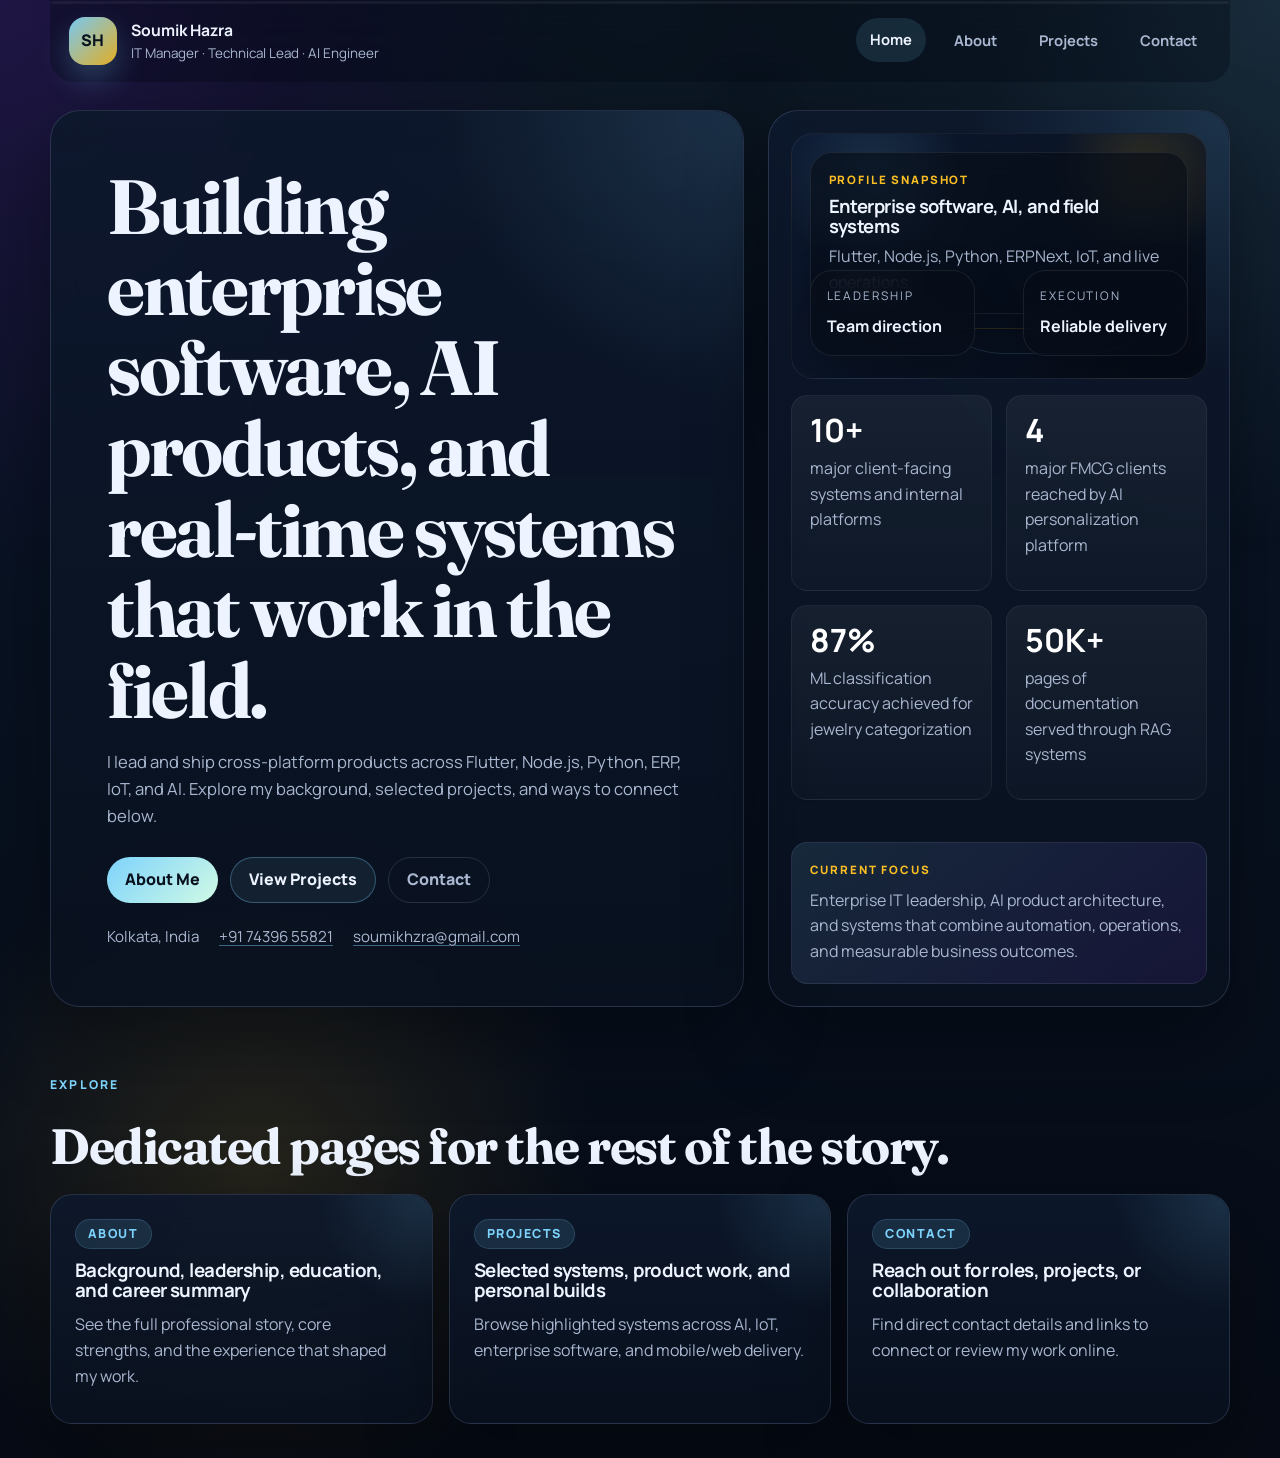
<file: index.html>
<!DOCTYPE html>
<html lang="en">
<head>
  <meta charset="UTF-8" />
  <meta name="viewport" content="width=device-width, initial-scale=1.0" />
  <meta name="description" content="Soumik Hazra portfolio - IT Manager, Technical Lead, Full-Stack and AI Engineer building ERP, IoT, mobile, and AI systems." />
  <meta name="keywords" content="Soumik Hazra, portfolio, IT Manager, Technical Lead, Flutter, Node.js, AI, IoT, ERP, Kolkata" />
  <meta name="author" content="Soumik Hazra" />
  <meta property="og:title" content="Soumik Hazra | Portfolio" />
  <meta property="og:description" content="Portfolio of an IT Manager, Technical Lead, and Full-Stack & AI Engineer." />
  <meta property="og:type" content="website" />
  <title>Soumik Hazra | Portfolio</title>
  <link rel="preconnect" href="https://fonts.googleapis.com" />
  <link rel="preconnect" href="https://fonts.gstatic.com" crossorigin />
  <link href="https://fonts.googleapis.com/css2?family=Manrope:wght@400;500;600;700;800&family=Fraunces:opsz,wght@9..144,600;9..144,700&display=swap" rel="stylesheet" />
  <link rel="stylesheet" href="styles.css" />
  <script defer src="script.js"></script>
</head>
<body>
  <div class="page-shell">
    <header class="topbar">
      <div class="scroll-progress" aria-hidden="true"><span></span></div>
      <a class="brand" href="index.html" aria-label="Soumik Hazra home">
        <span class="brand-mark">SH</span>
        <span class="brand-copy">
          <strong>Soumik Hazra</strong>
          <small>IT Manager · Technical Lead · AI Engineer</small>
        </span>
      </a>
      <nav class="nav" aria-label="Primary">
        <a class="active" href="index.html">Home</a>
        <a href="about.html">About</a>
        <a href="projects.html">Projects</a>
        <a href="contact.html">Contact</a>
      </nav>
    </header>

    <main>
      <section class="hero section reveal">
        <div class="hero-copy">
          <!-- <p class="eyebrow">Portfolio / Full-stack systems / AI / IoT</p> -->
          <h1>Building enterprise software, AI products, and real-time systems that work in the field.</h1>
          <p class="lede">
            I lead and ship cross-platform products across Flutter, Node.js, Python, ERP, IoT, and AI.
            Explore my background, selected projects, and ways to connect below.
          </p>
          <div class="hero-actions">
            <a class="button primary" href="about.html">About Me</a>
            <a class="button secondary" href="projects.html">View Projects</a>
            <a class="button ghost" href="contact.html">Contact</a>
          </div>
          <div class="hero-meta">
            <span>Kolkata, India</span>
            <span><a href="tel:+917439655821">+91 74396 55821</a></span>
            <span><a href="mailto:soumikhzra@gmail.com">soumikhzra@gmail.com</a></span>
          </div>
        </div>

        <aside class="hero-panel">
          <div class="hero-visual">
            <div class="hero-orbit hero-orbit-a"></div>
            <div class="hero-orbit hero-orbit-b"></div>
            <div class="profile-card">
              <p class="panel-kicker">Profile snapshot</p>
              <h3>Enterprise software, AI, and field systems</h3>
              <p>Flutter, Node.js, Python, ERPNext, IoT, and live operations.</p>
            </div>
            <div class="stack-card stack-card-top">
              <span>Leadership</span>
              <strong>Team direction</strong>
            </div>
            <div class="stack-card stack-card-bottom">
              <span>Execution</span>
              <strong>Reliable delivery</strong>
            </div>
          </div>
          <div class="stat-grid">
            <article>
              <strong>10+</strong>
              <span>major client-facing systems and internal platforms</span>
            </article>
            <article>
              <strong>4</strong>
              <span>major FMCG clients reached by AI personalization platform</span>
            </article>
            <article>
              <strong>87%</strong>
              <span>ML classification accuracy achieved for jewelry categorization</span>
            </article>
            <article>
              <strong>50K+</strong>
              <span>pages of documentation served through RAG systems</span>
            </article>
          </div>
          <div class="panel-note">
            <p class="panel-kicker">Current focus</p>
            <p>Enterprise IT leadership, AI product architecture, and systems that combine automation, operations, and measurable business outcomes.</p>
          </div>
        </aside>
      </section>

      <section class="section reveal section-slab">
        <div class="section-heading">
          <p class="eyebrow">Explore</p>
          <h2>Dedicated pages for the rest of the story.</h2>
        </div>
        <div class="cards three-up">
          <a class="card route-card" href="about.html">
            <span class="route-label">About</span>
            <h3>Background, leadership, education, and career summary</h3>
            <p>See the full professional story, core strengths, and the experience that shaped my work.</p>
          </a>
          <a class="card route-card" href="projects.html">
            <span class="route-label">Projects</span>
            <h3>Selected systems, product work, and personal builds</h3>
            <p>Browse highlighted systems across AI, IoT, enterprise software, and mobile/web delivery.</p>
          </a>
          <a class="card route-card" href="contact.html">
            <span class="route-label">Contact</span>
            <h3>Reach out for roles, projects, or collaboration</h3>
            <p>Find direct contact details and links to connect or review my work online.</p>
          </a>
        </div>
      </section>
    </main>
  </div>
</body>
</html>
</file>
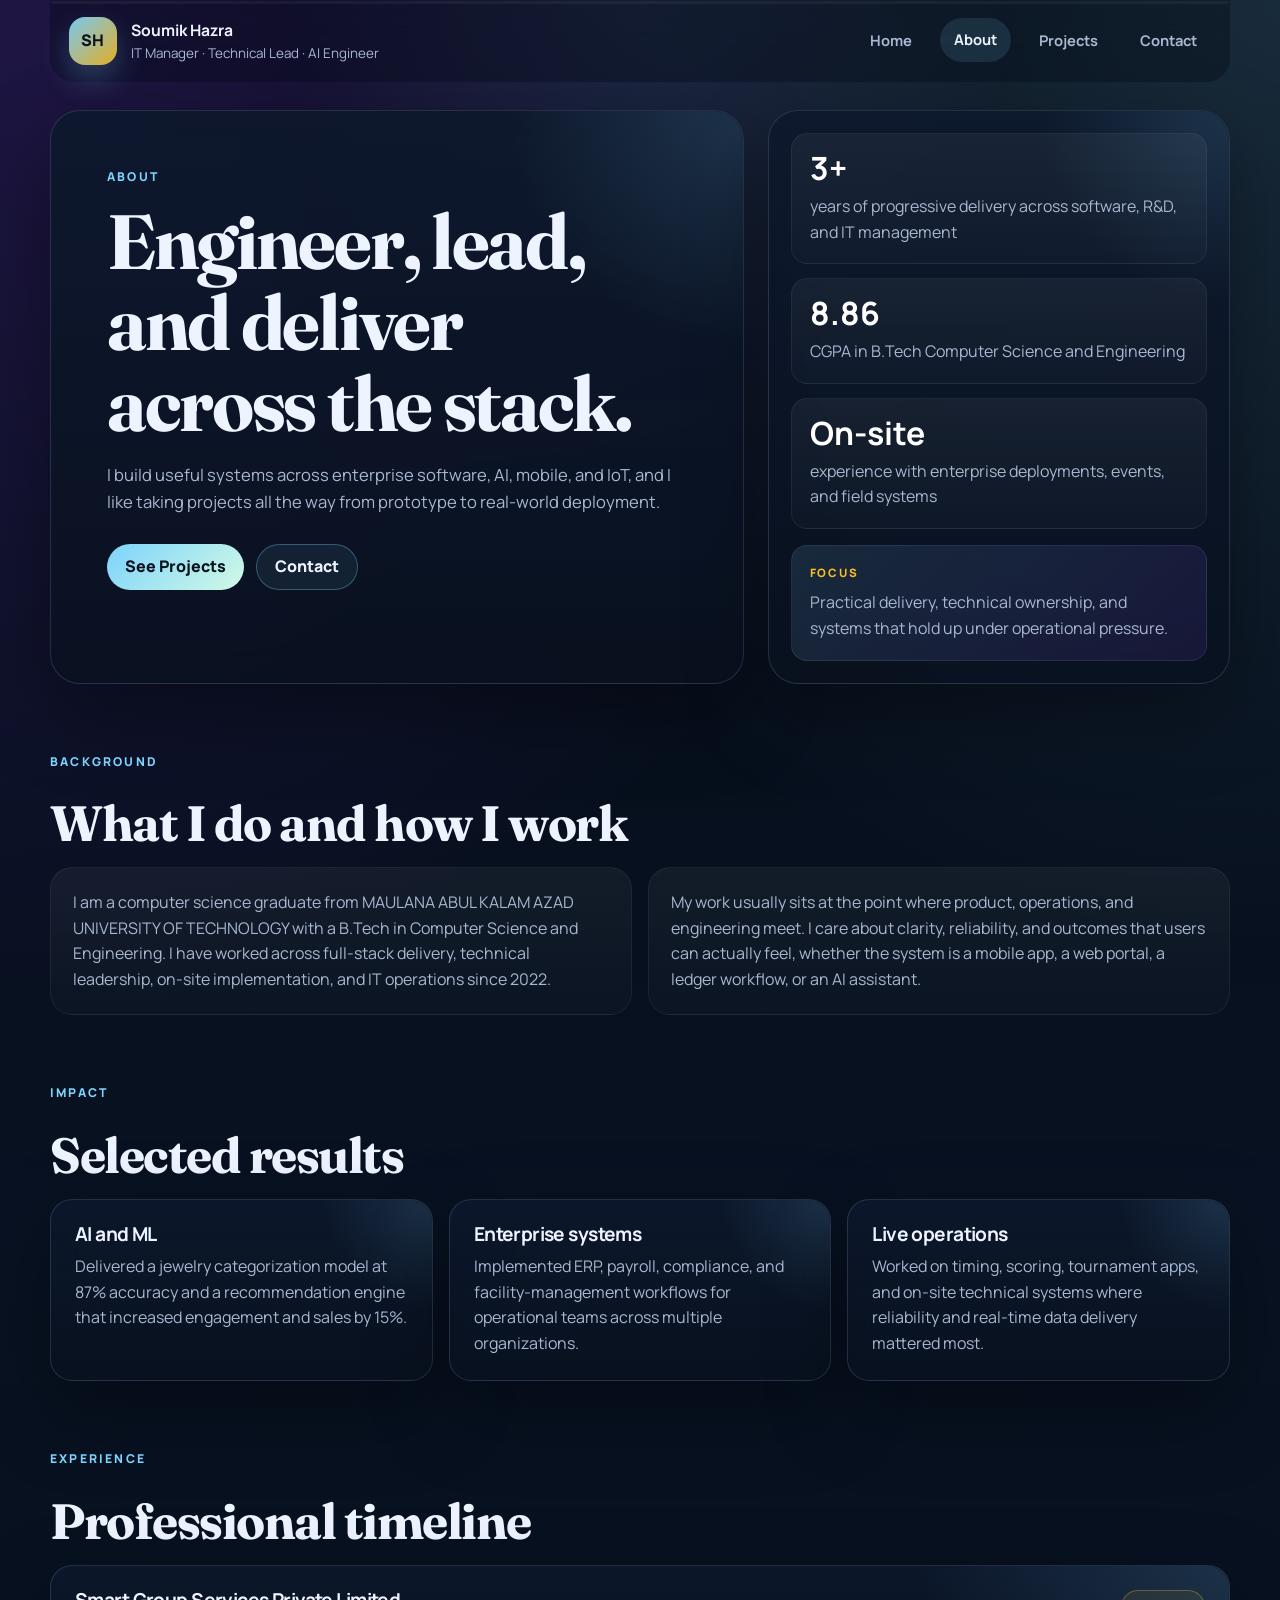
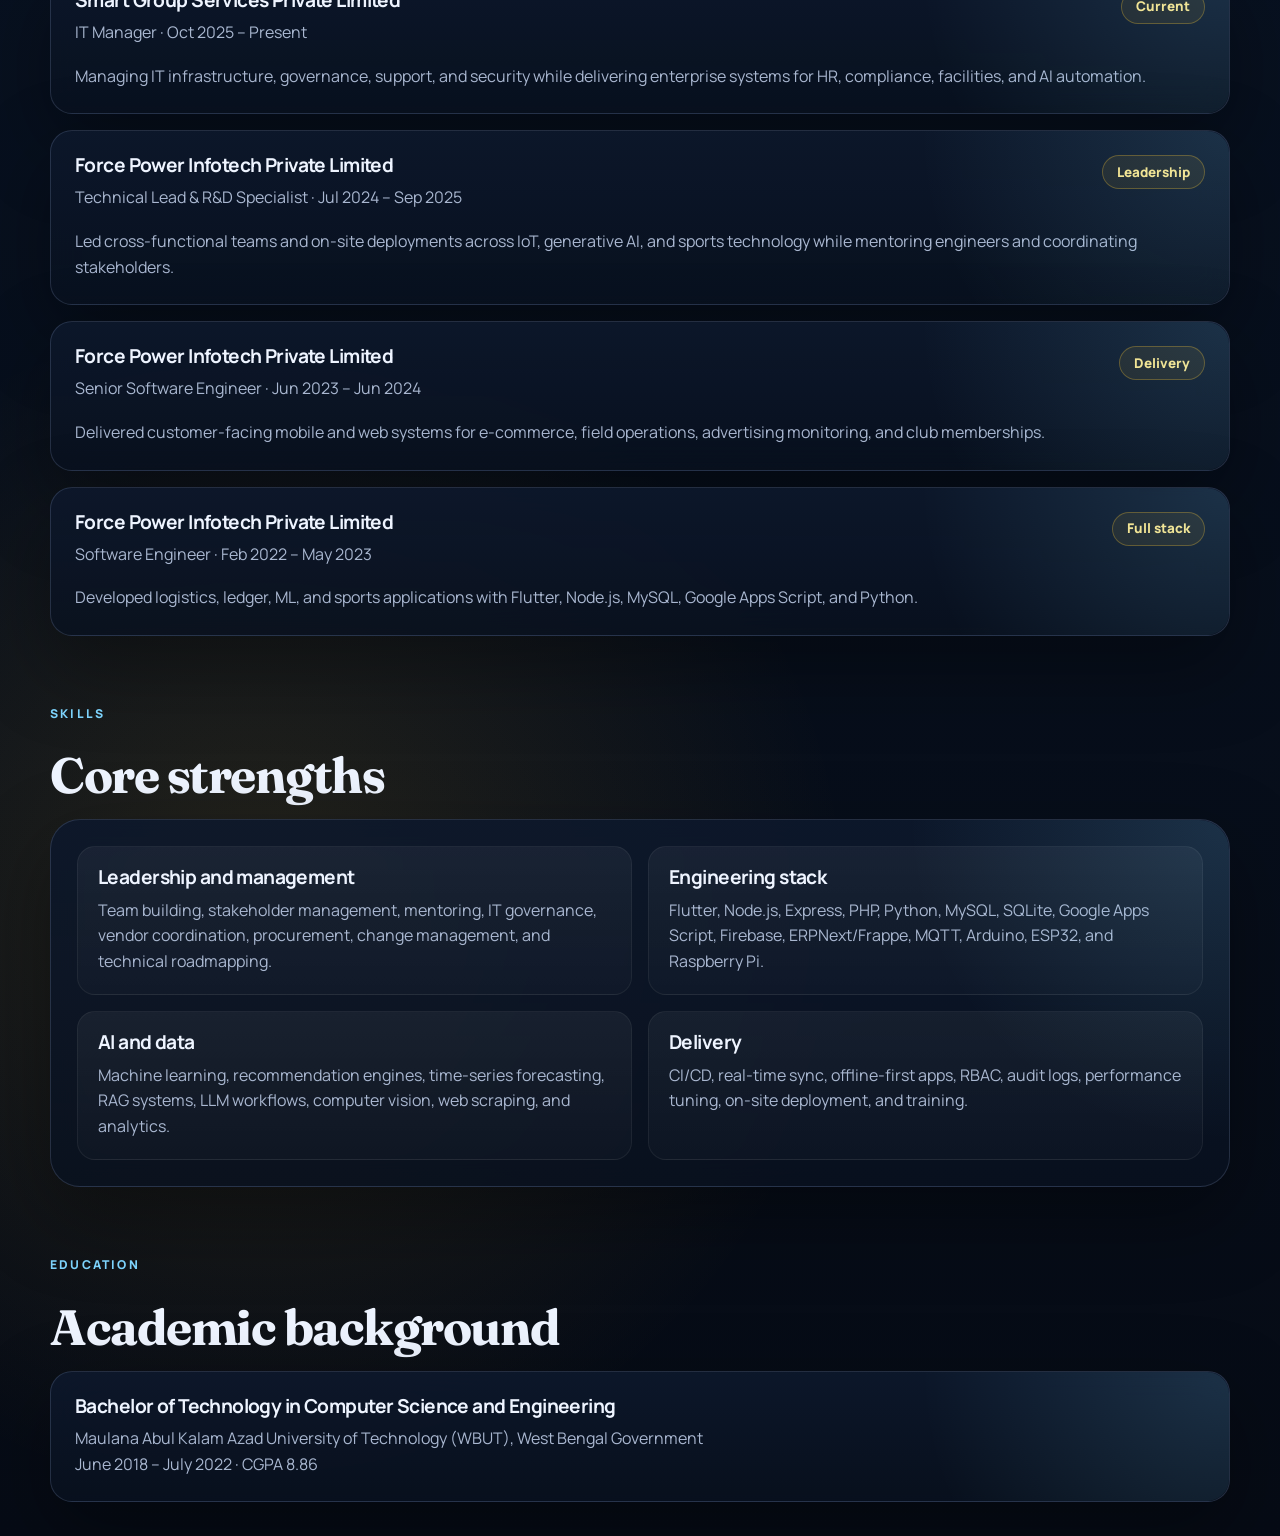
<file: about.html>
<!DOCTYPE html>
<html lang="en">
<head>
  <meta charset="UTF-8" />
  <meta name="viewport" content="width=device-width, initial-scale=1.0" />
  <meta name="description" content="About Soumik Hazra - IT Manager, Technical Lead, and Full-Stack & AI Engineer." />
  <title>About | Soumik Hazra</title>
  <link rel="preconnect" href="https://fonts.googleapis.com" />
  <link rel="preconnect" href="https://fonts.gstatic.com" crossorigin />
  <link href="https://fonts.googleapis.com/css2?family=Manrope:wght@400;500;600;700;800&family=Fraunces:opsz,wght@9..144,600;9..144,700&display=swap" rel="stylesheet" />
  <link rel="stylesheet" href="styles.css" />
  <script defer src="script.js"></script>
</head>
<body>
  <div class="page-shell">
    <header class="topbar">
      <div class="scroll-progress" aria-hidden="true"><span></span></div>
      <a class="brand" href="index.html" aria-label="Soumik Hazra home">
        <span class="brand-mark">SH</span>
        <span class="brand-copy">
          <strong>Soumik Hazra</strong>
          <small>IT Manager · Technical Lead · AI Engineer</small>
        </span>
      </a>
      <nav class="nav" aria-label="Primary">
        <a href="index.html">Home</a>
        <a class="active" href="about.html">About</a>
        <a href="projects.html">Projects</a>
        <a href="contact.html">Contact</a>
      </nav>
    </header>

    <main>
      <section class="hero section reveal page-hero">
        <div class="hero-copy">
          <p class="eyebrow">About</p>
          <h1>Engineer, lead, and deliver across the stack.</h1>
          <p class="lede">
            I build useful systems across enterprise software, AI, mobile, and IoT, and I like taking projects all the way from prototype to real-world deployment.
          </p>
          <div class="hero-actions">
            <a class="button primary" href="projects.html">See Projects</a>
            <a class="button secondary" href="contact.html">Contact</a>
          </div>
        </div>
        <aside class="hero-panel">
          <div class="stat-grid single-column">
            <article>
              <strong>3+</strong>
              <span>years of progressive delivery across software, R&D, and IT management</span>
            </article>
            <article>
              <strong>8.86</strong>
              <span>CGPA in B.Tech Computer Science and Engineering</span>
            </article>
            <article>
              <strong>On-site</strong>
              <span>experience with enterprise deployments, events, and field systems</span>
            </article>
          </div>
          <div class="panel-note">
            <p class="panel-kicker">Focus</p>
            <p>Practical delivery, technical ownership, and systems that hold up under operational pressure.</p>
          </div>
        </aside>
      </section>

      <section class="section reveal">
        <div class="section-heading">
          <p class="eyebrow">Background</p>
          <h2>What I do and how I work</h2>
        </div>
        <div class="about-grid">
          <p>I am a computer science graduate from MAULANA ABUL KALAM AZAD UNIVERSITY OF TECHNOLOGY with a B.Tech in Computer Science and Engineering. I have worked across full-stack delivery, technical leadership, on-site implementation, and IT operations since 2022.</p>
          <p>My work usually sits at the point where product, operations, and engineering meet. I care about clarity, reliability, and outcomes that users can actually feel, whether the system is a mobile app, a web portal, a ledger workflow, or an AI assistant.</p>
        </div>
      </section>

      <section class="section reveal">
        <div class="section-heading">
          <p class="eyebrow">Impact</p>
          <h2>Selected results</h2>
        </div>
        <div class="cards three-up">
          <article class="card highlight-card">
            <h3>AI and ML</h3>
            <p>Delivered a jewelry categorization model at 87% accuracy and a recommendation engine that increased engagement and sales by 15%.</p>
          </article>
          <article class="card highlight-card">
            <h3>Enterprise systems</h3>
            <p>Implemented ERP, payroll, compliance, and facility-management workflows for operational teams across multiple organizations.</p>
          </article>
          <article class="card highlight-card">
            <h3>Live operations</h3>
            <p>Worked on timing, scoring, tournament apps, and on-site technical systems where reliability and real-time data delivery mattered most.</p>
          </article>
        </div>
      </section>

      <section class="section reveal">
        <div class="section-heading">
          <p class="eyebrow">Experience</p>
          <h2>Professional timeline</h2>
        </div>
        <div class="timeline">
          <article class="timeline-item card">
            <div class="timeline-head">
              <div>
                <h3>Smart Group Services Private Limited</h3>
                <p class="subtle">IT Manager · Oct 2025 – Present</p>
              </div>
              <span class="tag">Current</span>
            </div>
            <p>Managing IT infrastructure, governance, support, and security while delivering enterprise systems for HR, compliance, facilities, and AI automation.</p>
          </article>
          <article class="timeline-item card">
            <div class="timeline-head">
              <div>
                <h3>Force Power Infotech Private Limited</h3>
                <p class="subtle">Technical Lead & R&D Specialist · Jul 2024 – Sep 2025</p>
              </div>
              <span class="tag">Leadership</span>
            </div>
            <p>Led cross-functional teams and on-site deployments across IoT, generative AI, and sports technology while mentoring engineers and coordinating stakeholders.</p>
          </article>
          <article class="timeline-item card">
            <div class="timeline-head">
              <div>
                <h3>Force Power Infotech Private Limited</h3>
                <p class="subtle">Senior Software Engineer · Jun 2023 – Jun 2024</p>
              </div>
              <span class="tag">Delivery</span>
            </div>
            <p>Delivered customer-facing mobile and web systems for e-commerce, field operations, advertising monitoring, and club memberships.</p>
          </article>
          <article class="timeline-item card">
            <div class="timeline-head">
              <div>
                <h3>Force Power Infotech Private Limited</h3>
                <p class="subtle">Software Engineer · Feb 2022 – May 2023</p>
              </div>
              <span class="tag">Full stack</span>
            </div>
            <p>Developed logistics, ledger, ML, and sports applications with Flutter, Node.js, MySQL, Google Apps Script, and Python.</p>
          </article>
        </div>
      </section>

      <section class="section reveal">
        <div class="section-heading">
          <p class="eyebrow">Skills</p>
          <h2>Core strengths</h2>
        </div>
        <div class="skills-wrap card">
          <div>
            <h3>Leadership and management</h3>
            <p>Team building, stakeholder management, mentoring, IT governance, vendor coordination, procurement, change management, and technical roadmapping.</p>
          </div>
          <div>
            <h3>Engineering stack</h3>
            <p>Flutter, Node.js, Express, PHP, Python, MySQL, SQLite, Google Apps Script, Firebase, ERPNext/Frappe, MQTT, Arduino, ESP32, and Raspberry Pi.</p>
          </div>
          <div>
            <h3>AI and data</h3>
            <p>Machine learning, recommendation engines, time-series forecasting, RAG systems, LLM workflows, computer vision, web scraping, and analytics.</p>
          </div>
          <div>
            <h3>Delivery</h3>
            <p>CI/CD, real-time sync, offline-first apps, RBAC, audit logs, performance tuning, on-site deployment, and training.</p>
          </div>
        </div>
      </section>

      <section class="section reveal">
        <div class="section-heading">
          <p class="eyebrow">Education</p>
          <h2>Academic background</h2>
        </div>
        <div class="card education-card">
          <h3>Bachelor of Technology in Computer Science and Engineering</h3>
          <p>Maulana Abul Kalam Azad University of Technology (WBUT), West Bengal Government</p>
          <p class="subtle">June 2018 – July 2022 · CGPA 8.86</p>
        </div>
      </section>
    </main>
  </div>
</body>
</html>
</file>
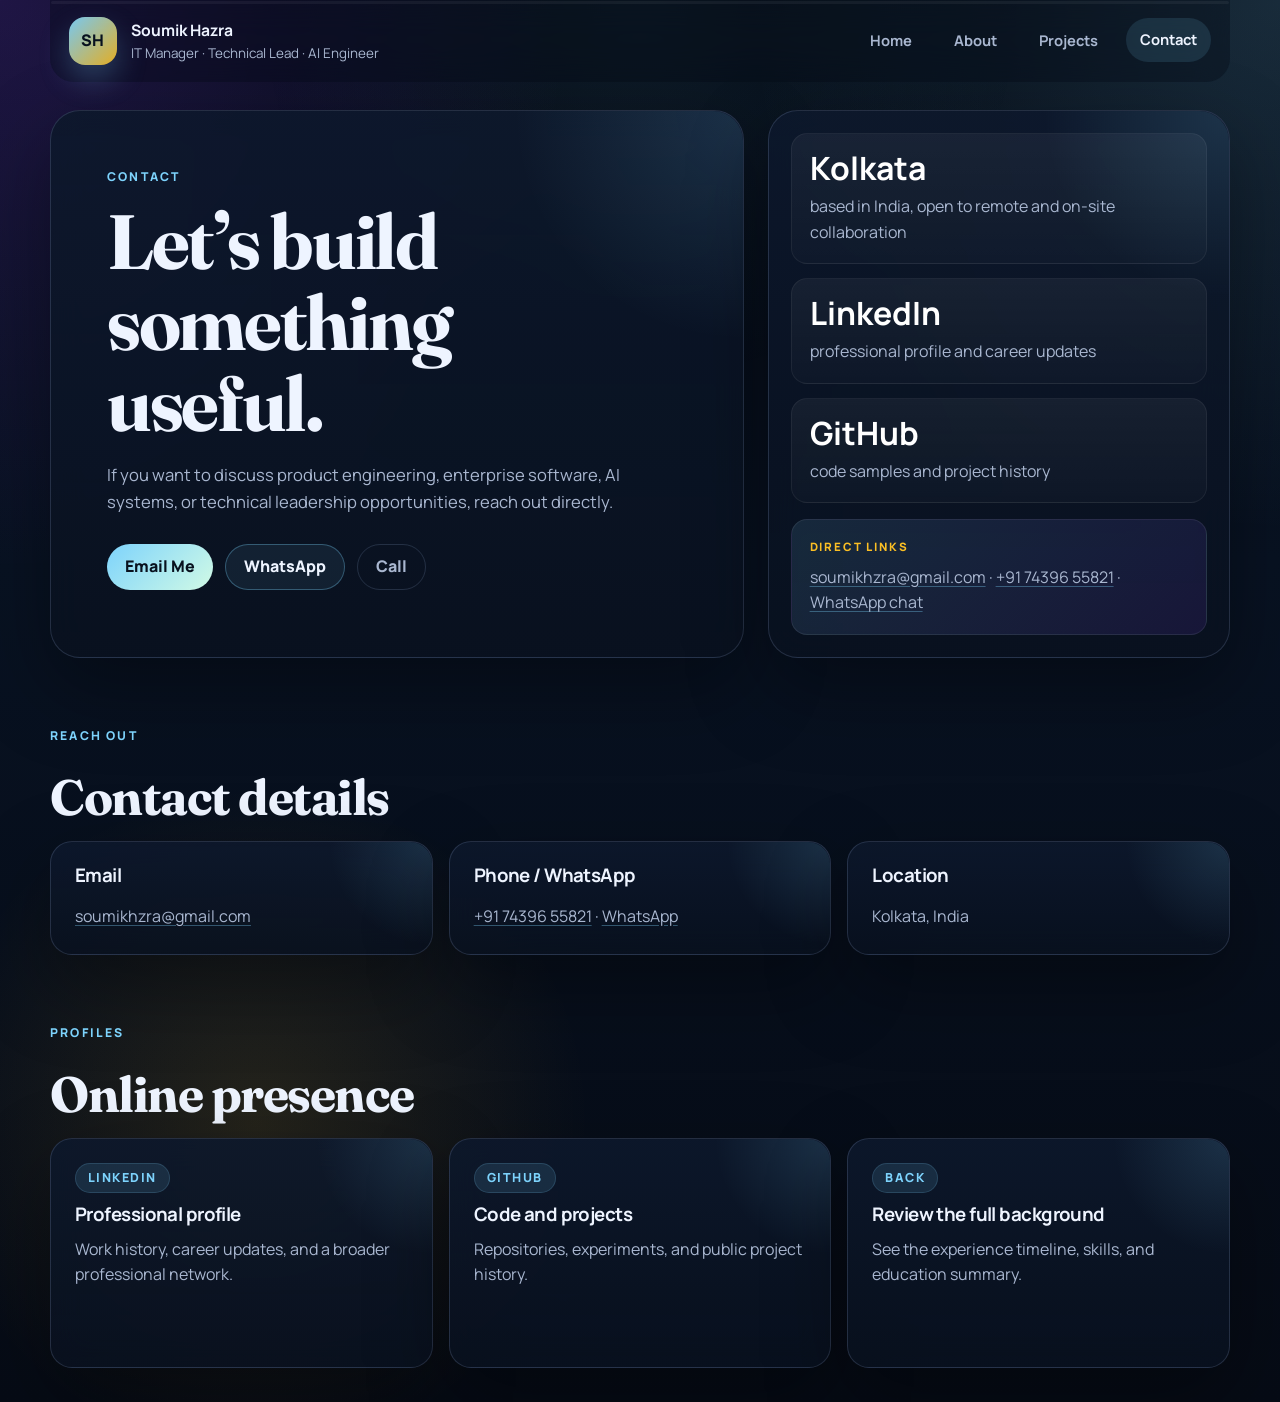
<file: contact.html>
<!DOCTYPE html>
<html lang="en">
<head>
  <meta charset="UTF-8" />
  <meta name="viewport" content="width=device-width, initial-scale=1.0" />
  <meta name="description" content="Contact Soumik Hazra for product engineering, AI, enterprise software, or leadership opportunities." />
  <title>Contact | Soumik Hazra</title>
  <link rel="preconnect" href="https://fonts.googleapis.com" />
  <link rel="preconnect" href="https://fonts.gstatic.com" crossorigin />
  <link href="https://fonts.googleapis.com/css2?family=Manrope:wght@400;500;600;700;800&family=Fraunces:opsz,wght@9..144,600;9..144,700&display=swap" rel="stylesheet" />
  <link rel="stylesheet" href="styles.css" />
  <script defer src="script.js"></script>
</head>
<body>
  <div class="page-shell">
    <header class="topbar">
      <div class="scroll-progress" aria-hidden="true"><span></span></div>
      <a class="brand" href="index.html" aria-label="Soumik Hazra home">
        <span class="brand-mark">SH</span>
        <span class="brand-copy">
          <strong>Soumik Hazra</strong>
          <small>IT Manager · Technical Lead · AI Engineer</small>
        </span>
      </a>
      <nav class="nav" aria-label="Primary">
        <a href="index.html">Home</a>
        <a href="about.html">About</a>
        <a href="projects.html">Projects</a>
        <a class="active" href="contact.html">Contact</a>
      </nav>
    </header>

    <main>
      <section class="hero section reveal page-hero">
        <div class="hero-copy">
          <p class="eyebrow">Contact</p>
          <h1>Let’s build something useful.</h1>
          <p class="lede">
            If you want to discuss product engineering, enterprise software, AI systems, or technical leadership opportunities, reach out directly.
          </p>
          <div class="hero-actions">
            <a class="button primary" href="https://mail.google.com/mail/?view=cm&fs=1&to=soumikhzra@gmail.com" target="_blank" rel="noreferrer">Email Me</a>
            <a class="button secondary" href="https://wa.me/917439655821?text=Hi%20Soumik%2C%20I%20want%20to%20connect%20regarding%20your%20portfolio." target="_blank" rel="noreferrer">WhatsApp</a>
            <a class="button ghost" href="tel:+917439655821" data-smart-call="true">Call</a>
          </div>
        </div>
        <aside class="hero-panel">
          <div class="stat-grid single-column">
            <article>
              <strong>Kolkata</strong>
              <span>based in India, open to remote and on-site collaboration</span>
            </article>
            <a class="stat-link" href="https://www.linkedin.com/in/soumikhzra/" target="_blank" rel="noreferrer">
              <article>
                <strong>LinkedIn</strong>
                <span>professional profile and career updates</span>
              </article>
            </a>
            <a class="stat-link" href="https://github.com/soumikhzra" target="_blank" rel="noreferrer">
              <article>
                <strong>GitHub</strong>
                <span>code samples and project history</span>
              </article>
            </a>
          </div>
          <div class="panel-note">
            <p class="panel-kicker">Direct links</p>
            <p><a href="https://mail.google.com/mail/?view=cm&fs=1&to=soumikhzra@gmail.com" target="_blank" rel="noreferrer">soumikhzra@gmail.com</a> · <a href="tel:+917439655821" data-smart-call="true">+91 74396 55821</a> · <a href="https://wa.me/917439655821" target="_blank" rel="noreferrer">WhatsApp chat</a></p>
          </div>
        </aside>
      </section>

      <section class="section reveal">
        <div class="section-heading">
          <p class="eyebrow">Reach out</p>
          <h2>Contact details</h2>
        </div>
        <div class="cards three-up">
          <article class="card contact-card">
            <h3>Email</h3>
            <p><a href="https://mail.google.com/mail/?view=cm&fs=1&to=soumikhzra@gmail.com" target="_blank" rel="noreferrer">soumikhzra@gmail.com</a></p>
          </article>
          <article class="card contact-card">
            <h3>Phone / WhatsApp</h3>
            <p><a href="tel:+917439655821" data-smart-call="true">+91 74396 55821</a> · <a href="https://wa.me/917439655821" target="_blank" rel="noreferrer">WhatsApp</a></p>
          </article>
          <article class="card contact-card">
            <h3>Location</h3>
            <p>Kolkata, India</p>
          </article>
        </div>
      </section>

      <section class="section reveal">
        <div class="section-heading">
          <p class="eyebrow">Profiles</p>
          <h2>Online presence</h2>
        </div>
        <div class="cards three-up">
          <a class="card route-card" href="https://www.linkedin.com/in/soumikhzra/" target="_blank" rel="noreferrer">
            <span class="route-label">LinkedIn</span>
            <h3>Professional profile</h3>
            <p>Work history, career updates, and a broader professional network.</p>
          </a>
          <a class="card route-card" href="https://github.com/soumikhzra" target="_blank" rel="noreferrer">
            <span class="route-label">GitHub</span>
            <h3>Code and projects</h3>
            <p>Repositories, experiments, and public project history.</p>
          </a>
          <a class="card route-card" href="about.html">
            <span class="route-label">Back</span>
            <h3>Review the full background</h3>
            <p>See the experience timeline, skills, and education summary.</p>
          </a>
        </div>
      </section>
    </main>
  </div>
</body>
</html>
</file>
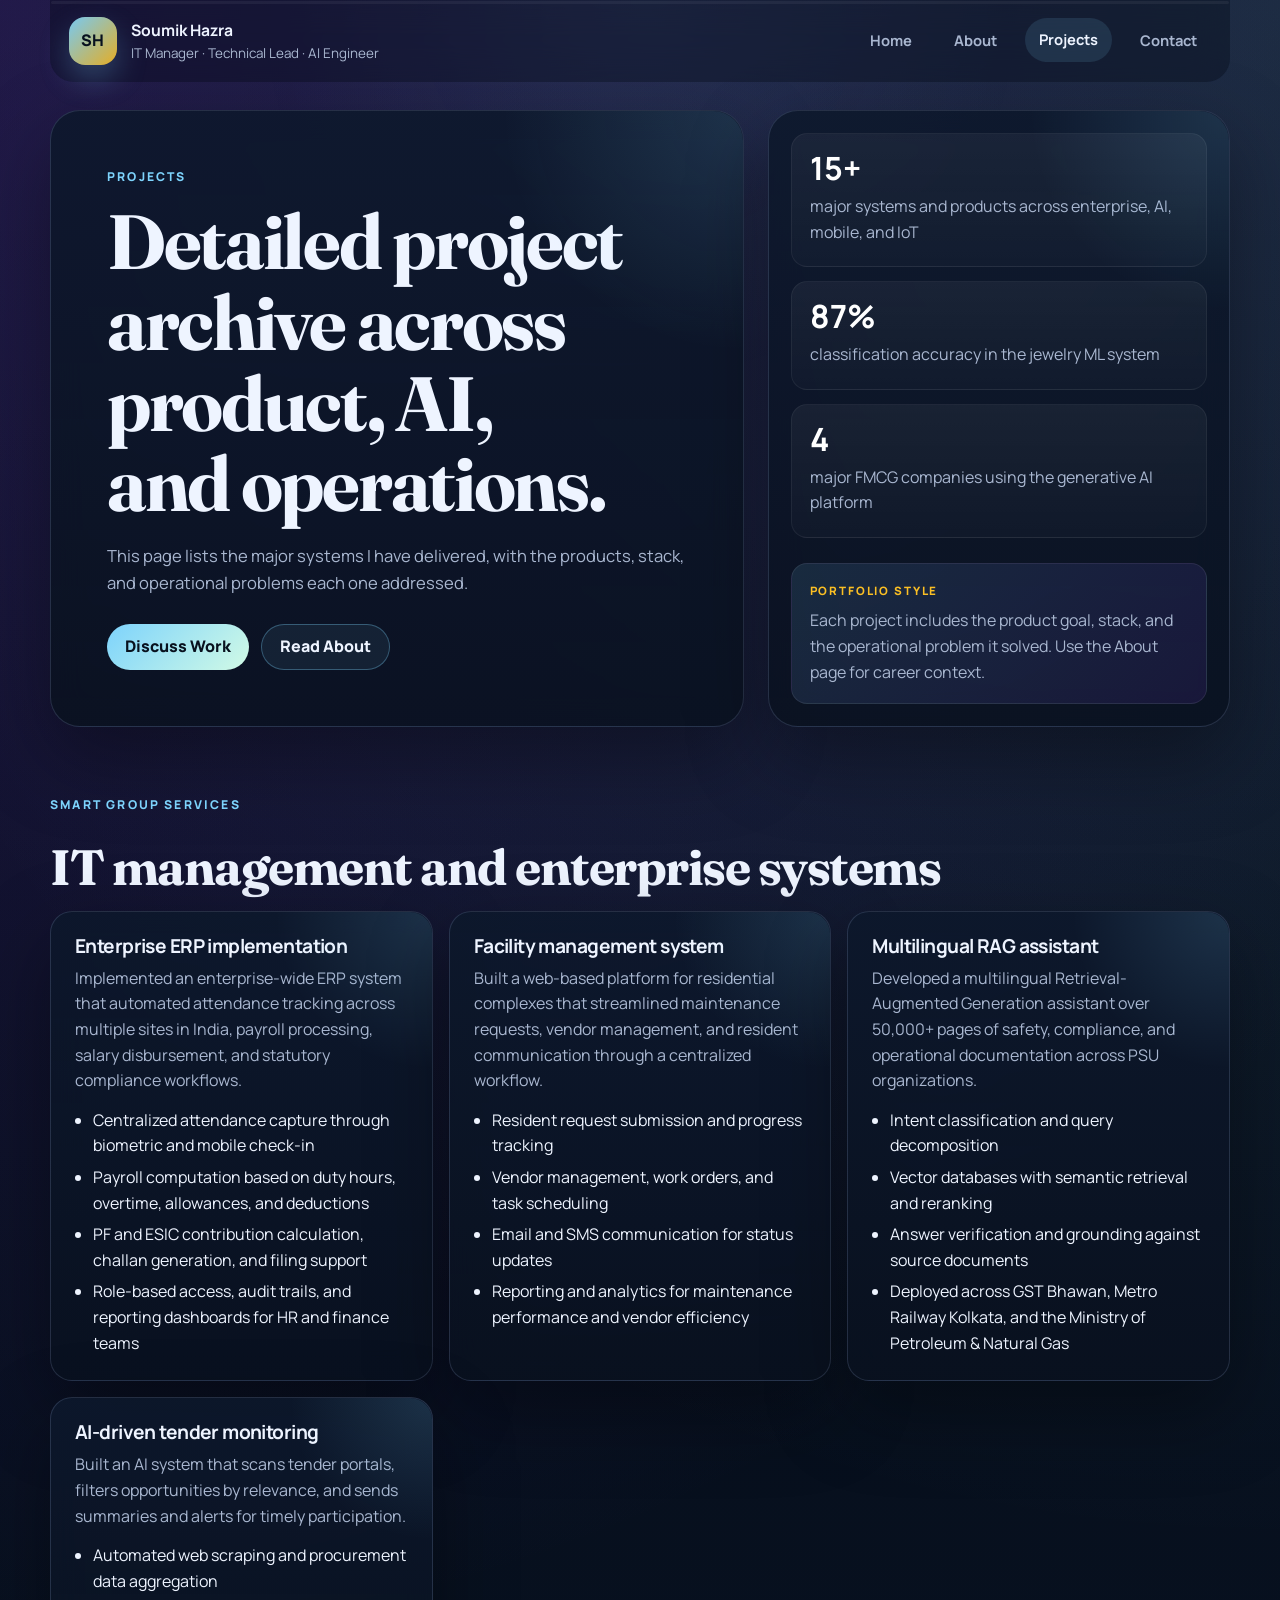
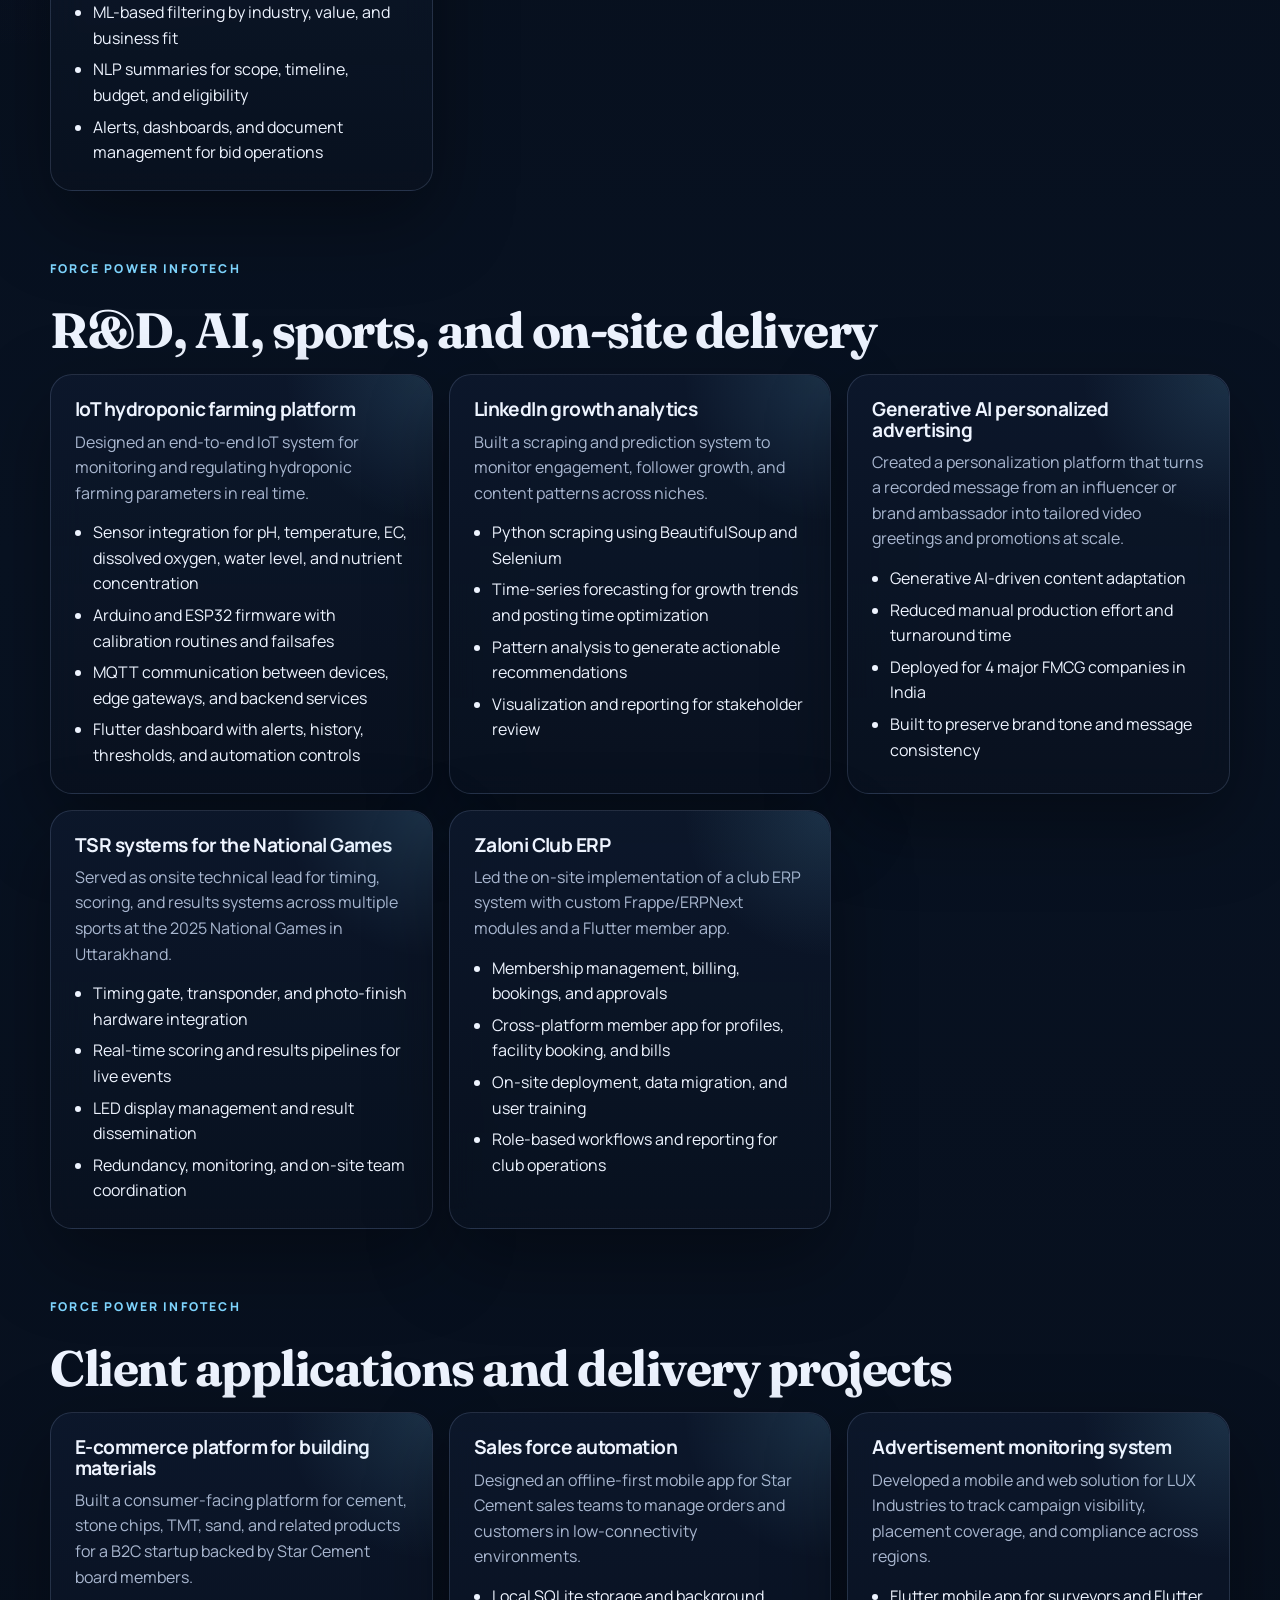
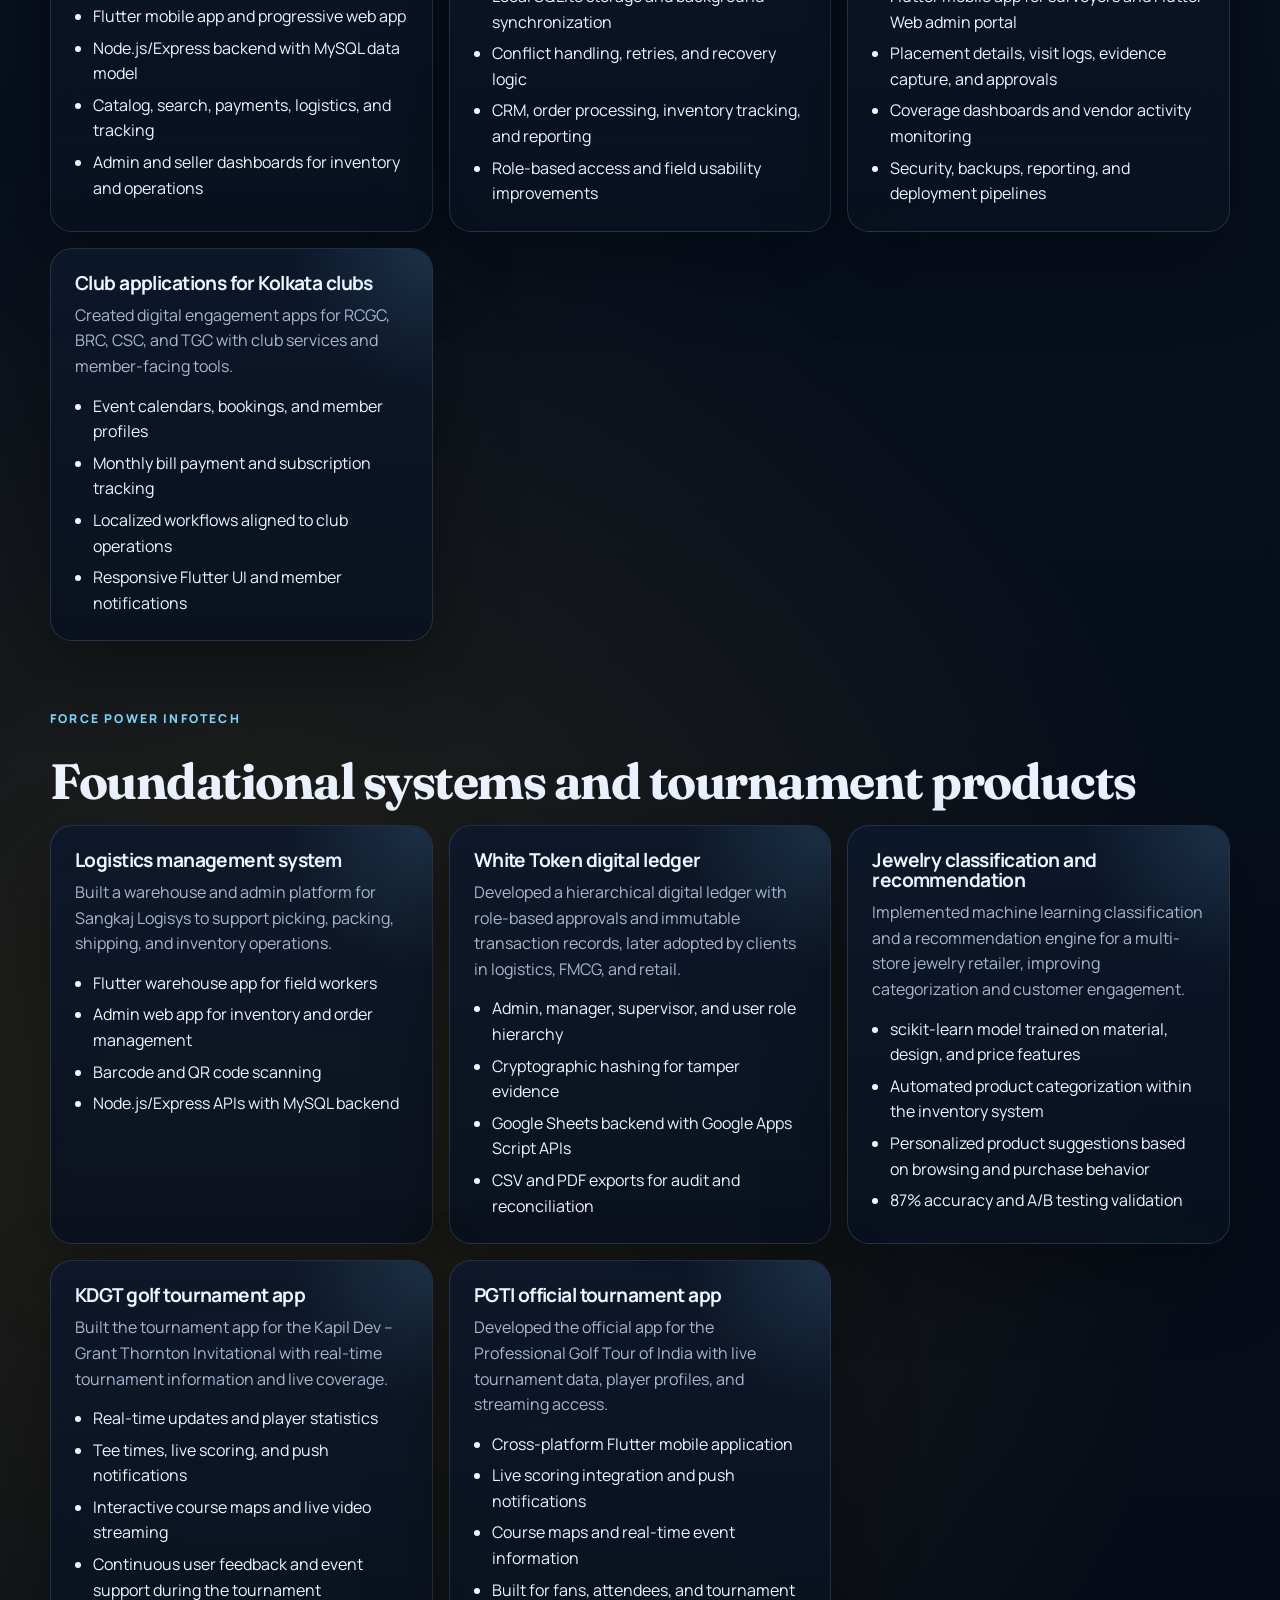
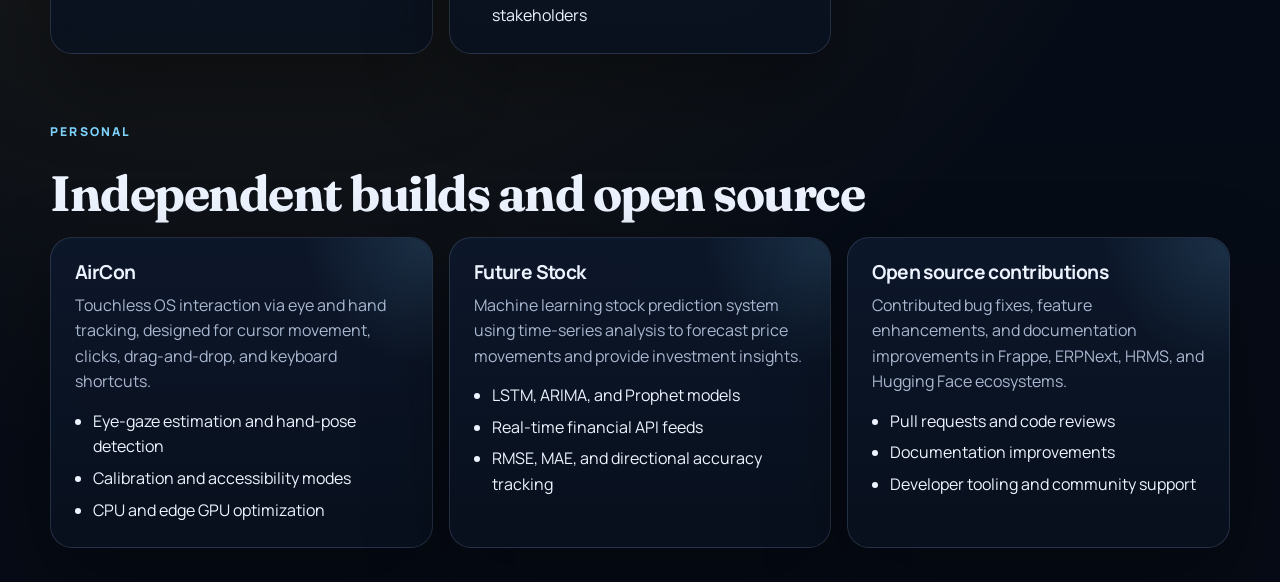
<file: projects.html>
<!DOCTYPE html>
<html lang="en">
<head>
  <meta charset="UTF-8" />
  <meta name="viewport" content="width=device-width, initial-scale=1.0" />
  <meta name="description" content="Projects by Soumik Hazra - enterprise software, AI, IoT, and mobile applications." />
  <title>Projects | Soumik Hazra</title>
  <link rel="preconnect" href="https://fonts.googleapis.com" />
  <link rel="preconnect" href="https://fonts.gstatic.com" crossorigin />
  <link href="https://fonts.googleapis.com/css2?family=Manrope:wght@400;500;600;700;800&family=Fraunces:opsz,wght@9..144,600;9..144,700&display=swap" rel="stylesheet" />
  <link rel="stylesheet" href="styles.css" />
  <script defer src="script.js"></script>
</head>
<body>
  <div class="page-shell">
    <header class="topbar">
      <div class="scroll-progress" aria-hidden="true"><span></span></div>
      <a class="brand" href="index.html" aria-label="Soumik Hazra home">
        <span class="brand-mark">SH</span>
        <span class="brand-copy">
          <strong>Soumik Hazra</strong>
          <small>IT Manager · Technical Lead · AI Engineer</small>
        </span>
      </a>
      <nav class="nav" aria-label="Primary">
        <a href="index.html">Home</a>
        <a href="about.html">About</a>
        <a class="active" href="projects.html">Projects</a>
        <a href="contact.html">Contact</a>
      </nav>
    </header>

    <main>
      <section class="hero section reveal page-hero">
        <div class="hero-copy">
          <p class="eyebrow">Projects</p>
          <h1>Detailed project archive across product, AI, and operations.</h1>
          <p class="lede">
            This page lists the major systems I have delivered, with the products, stack, and operational problems each one addressed.
          </p>
          <div class="hero-actions">
            <a class="button primary" href="contact.html">Discuss Work</a>
            <a class="button secondary" href="about.html">Read About</a>
          </div>
        </div>
        <aside class="hero-panel">
          <div class="stat-grid single-column">
            <article>
              <strong>15+</strong>
              <span>major systems and products across enterprise, AI, mobile, and IoT</span>
            </article>
            <article>
              <strong>87%</strong>
              <span>classification accuracy in the jewelry ML system</span>
            </article>
            <article>
              <strong>4</strong>
              <span>major FMCG companies using the generative AI platform</span>
            </article>
          </div>
          <div class="panel-note">
            <p class="panel-kicker">Portfolio style</p>
            <p>Each project includes the product goal, stack, and the operational problem it solved. Use the About page for career context.</p>
          </div>
        </aside>
      </section>

      <section class="section reveal">
        <div class="section-heading">
          <p class="eyebrow">Smart Group Services</p>
          <h2>IT management and enterprise systems</h2>
        </div>
        <div class="cards project-grid">
          <article class="card project-card">
            <h3>Enterprise ERP implementation</h3>
            <p>Implemented an enterprise-wide ERP system that automated attendance tracking across multiple sites in India, payroll processing, salary disbursement, and statutory compliance workflows.</p>
            <ul>
              <li>Centralized attendance capture through biometric and mobile check-in</li>
              <li>Payroll computation based on duty hours, overtime, allowances, and deductions</li>
              <li>PF and ESIC contribution calculation, challan generation, and filing support</li>
              <li>Role-based access, audit trails, and reporting dashboards for HR and finance teams</li>
            </ul>
          </article>
          <article class="card project-card">
            <h3>Facility management system</h3>
            <p>Built a web-based platform for residential complexes that streamlined maintenance requests, vendor management, and resident communication through a centralized workflow.</p>
            <ul>
              <li>Resident request submission and progress tracking</li>
              <li>Vendor management, work orders, and task scheduling</li>
              <li>Email and SMS communication for status updates</li>
              <li>Reporting and analytics for maintenance performance and vendor efficiency</li>
            </ul>
          </article>
          <article class="card project-card">
            <h3>Multilingual RAG assistant</h3>
            <p>Developed a multilingual Retrieval-Augmented Generation assistant over 50,000+ pages of safety, compliance, and operational documentation across PSU organizations.</p>
            <ul>
              <li>Intent classification and query decomposition</li>
              <li>Vector databases with semantic retrieval and reranking</li>
              <li>Answer verification and grounding against source documents</li>
              <li>Deployed across GST Bhawan, Metro Railway Kolkata, and the Ministry of Petroleum &amp; Natural Gas</li>
            </ul>
          </article>
          <article class="card project-card">
            <h3>AI-driven tender monitoring</h3>
            <p>Built an AI system that scans tender portals, filters opportunities by relevance, and sends summaries and alerts for timely participation.</p>
            <ul>
              <li>Automated web scraping and procurement data aggregation</li>
              <li>ML-based filtering by industry, value, and business fit</li>
              <li>NLP summaries for scope, timeline, budget, and eligibility</li>
              <li>Alerts, dashboards, and document management for bid operations</li>
            </ul>
          </article>
        </div>
      </section>

      <section class="section reveal">
        <div class="section-heading">
          <p class="eyebrow">Force Power Infotech</p>
          <h2>R&D, AI, sports, and on-site delivery</h2>
        </div>
        <div class="cards project-grid">
          <article class="card project-card">
            <h3>IoT hydroponic farming platform</h3>
            <p>Designed an end-to-end IoT system for monitoring and regulating hydroponic farming parameters in real time.</p>
            <ul>
              <li>Sensor integration for pH, temperature, EC, dissolved oxygen, water level, and nutrient concentration</li>
              <li>Arduino and ESP32 firmware with calibration routines and failsafes</li>
              <li>MQTT communication between devices, edge gateways, and backend services</li>
              <li>Flutter dashboard with alerts, history, thresholds, and automation controls</li>
            </ul>
          </article>
          <article class="card project-card">
            <h3>LinkedIn growth analytics</h3>
            <p>Built a scraping and prediction system to monitor engagement, follower growth, and content patterns across niches.</p>
            <ul>
              <li>Python scraping using BeautifulSoup and Selenium</li>
              <li>Time-series forecasting for growth trends and posting time optimization</li>
              <li>Pattern analysis to generate actionable recommendations</li>
              <li>Visualization and reporting for stakeholder review</li>
            </ul>
          </article>
          <article class="card project-card">
            <h3>Generative AI personalized advertising</h3>
            <p>Created a personalization platform that turns a recorded message from an influencer or brand ambassador into tailored video greetings and promotions at scale.</p>
            <ul>
              <li>Generative AI-driven content adaptation</li>
              <li>Reduced manual production effort and turnaround time</li>
              <li>Deployed for 4 major FMCG companies in India</li>
              <li>Built to preserve brand tone and message consistency</li>
            </ul>
          </article>
          <article class="card project-card">
            <h3>TSR systems for the National Games</h3>
            <p>Served as onsite technical lead for timing, scoring, and results systems across multiple sports at the 2025 National Games in Uttarakhand.</p>
            <ul>
              <li>Timing gate, transponder, and photo-finish hardware integration</li>
              <li>Real-time scoring and results pipelines for live events</li>
              <li>LED display management and result dissemination</li>
              <li>Redundancy, monitoring, and on-site team coordination</li>
            </ul>
          </article>
          <article class="card project-card">
            <h3>Zaloni Club ERP</h3>
            <p>Led the on-site implementation of a club ERP system with custom Frappe/ERPNext modules and a Flutter member app.</p>
            <ul>
              <li>Membership management, billing, bookings, and approvals</li>
              <li>Cross-platform member app for profiles, facility booking, and bills</li>
              <li>On-site deployment, data migration, and user training</li>
              <li>Role-based workflows and reporting for club operations</li>
            </ul>
          </article>
        </div>
      </section>

      <section class="section reveal">
        <div class="section-heading">
          <p class="eyebrow">Force Power Infotech</p>
          <h2>Client applications and delivery projects</h2>
        </div>
        <div class="cards project-grid">
          <article class="card project-card">
            <h3>E-commerce platform for building materials</h3>
            <p>Built a consumer-facing platform for cement, stone chips, TMT, sand, and related products for a B2C startup backed by Star Cement board members.</p>
            <ul>
              <li>Flutter mobile app and progressive web app</li>
              <li>Node.js/Express backend with MySQL data model</li>
              <li>Catalog, search, payments, logistics, and tracking</li>
              <li>Admin and seller dashboards for inventory and operations</li>
            </ul>
          </article>
          <article class="card project-card">
            <h3>Sales force automation</h3>
            <p>Designed an offline-first mobile app for Star Cement sales teams to manage orders and customers in low-connectivity environments.</p>
            <ul>
              <li>Local SQLite storage and background synchronization</li>
              <li>Conflict handling, retries, and recovery logic</li>
              <li>CRM, order processing, inventory tracking, and reporting</li>
              <li>Role-based access and field usability improvements</li>
            </ul>
          </article>
          <article class="card project-card">
            <h3>Advertisement monitoring system</h3>
            <p>Developed a mobile and web solution for LUX Industries to track campaign visibility, placement coverage, and compliance across regions.</p>
            <ul>
              <li>Flutter mobile app for surveyors and Flutter Web admin portal</li>
              <li>Placement details, visit logs, evidence capture, and approvals</li>
              <li>Coverage dashboards and vendor activity monitoring</li>
              <li>Security, backups, reporting, and deployment pipelines</li>
            </ul>
          </article>
          <article class="card project-card">
            <h3>Club applications for Kolkata clubs</h3>
            <p>Created digital engagement apps for RCGC, BRC, CSC, and TGC with club services and member-facing tools.</p>
            <ul>
              <li>Event calendars, bookings, and member profiles</li>
              <li>Monthly bill payment and subscription tracking</li>
              <li>Localized workflows aligned to club operations</li>
              <li>Responsive Flutter UI and member notifications</li>
            </ul>
          </article>
        </div>
      </section>

      <section class="section reveal">
        <div class="section-heading">
          <p class="eyebrow">Force Power Infotech</p>
          <h2>Foundational systems and tournament products</h2>
        </div>
        <div class="cards project-grid">
          <article class="card project-card">
            <h3>Logistics management system</h3>
            <p>Built a warehouse and admin platform for Sangkaj Logisys to support picking, packing, shipping, and inventory operations.</p>
            <ul>
              <li>Flutter warehouse app for field workers</li>
              <li>Admin web app for inventory and order management</li>
              <li>Barcode and QR code scanning</li>
              <li>Node.js/Express APIs with MySQL backend</li>
            </ul>
          </article>
          <article class="card project-card">
            <h3>White Token digital ledger</h3>
            <p>Developed a hierarchical digital ledger with role-based approvals and immutable transaction records, later adopted by clients in logistics, FMCG, and retail.</p>
            <ul>
              <li>Admin, manager, supervisor, and user role hierarchy</li>
              <li>Cryptographic hashing for tamper evidence</li>
              <li>Google Sheets backend with Google Apps Script APIs</li>
              <li>CSV and PDF exports for audit and reconciliation</li>
            </ul>
          </article>
          <article class="card project-card">
            <h3>Jewelry classification and recommendation</h3>
            <p>Implemented machine learning classification and a recommendation engine for a multi-store jewelry retailer, improving categorization and customer engagement.</p>
            <ul>
              <li>scikit-learn model trained on material, design, and price features</li>
              <li>Automated product categorization within the inventory system</li>
              <li>Personalized product suggestions based on browsing and purchase behavior</li>
              <li>87% accuracy and A/B testing validation</li>
            </ul>
          </article>
          <article class="card project-card">
            <h3>KDGT golf tournament app</h3>
            <p>Built the tournament app for the Kapil Dev – Grant Thornton Invitational with real-time tournament information and live coverage.</p>
            <ul>
              <li>Real-time updates and player statistics</li>
              <li>Tee times, live scoring, and push notifications</li>
              <li>Interactive course maps and live video streaming</li>
              <li>Continuous user feedback and event support during the tournament</li>
            </ul>
          </article>
          <article class="card project-card">
            <h3>PGTI official tournament app</h3>
            <p>Developed the official app for the Professional Golf Tour of India with live tournament data, player profiles, and streaming access.</p>
            <ul>
              <li>Cross-platform Flutter mobile application</li>
              <li>Live scoring integration and push notifications</li>
              <li>Course maps and real-time event information</li>
              <li>Built for fans, attendees, and tournament stakeholders</li>
            </ul>
          </article>
        </div>
      </section>

      <section class="section reveal">
        <div class="section-heading">
          <p class="eyebrow">Personal</p>
          <h2>Independent builds and open source</h2>
        </div>
        <div class="cards project-grid">
          <article class="card project-card">
            <h3>AirCon</h3>
            <p>Touchless OS interaction via eye and hand tracking, designed for cursor movement, clicks, drag-and-drop, and keyboard shortcuts.</p>
            <ul>
              <li>Eye-gaze estimation and hand-pose detection</li>
              <li>Calibration and accessibility modes</li>
              <li>CPU and edge GPU optimization</li>
            </ul>
          </article>
          <article class="card project-card">
            <h3>Future Stock</h3>
            <p>Machine learning stock prediction system using time-series analysis to forecast price movements and provide investment insights.</p>
            <ul>
              <li>LSTM, ARIMA, and Prophet models</li>
              <li>Real-time financial API feeds</li>
              <li>RMSE, MAE, and directional accuracy tracking</li>
            </ul>
          </article>
          <article class="card project-card">
            <h3>Open source contributions</h3>
            <p>Contributed bug fixes, feature enhancements, and documentation improvements in Frappe, ERPNext, HRMS, and Hugging Face ecosystems.</p>
            <ul>
              <li>Pull requests and code reviews</li>
              <li>Documentation improvements</li>
              <li>Developer tooling and community support</li>
            </ul>
          </article>
        </div>
      </section>
    </main>
  </div>
</body>
</html>
</file>
<file: styles.css>
* {
  box-sizing: border-box;
}

:root {
  --bg: #07111f;
  --bg-soft: #0b1729;
  --panel: rgba(10, 20, 36, 0.8);
  --panel-strong: rgba(13, 24, 44, 0.95);
  --text: #eef4ff;
  --muted: #a9b7d0;
  --line: rgba(158, 182, 224, 0.18);
  --accent: #7dd3fc;
  --accent-2: #fbbf24;
  --accent-3: #7c3aed;
  --shadow: 0 30px 80px rgba(0, 0, 0, 0.35);
  --radius-xl: 30px;
  --radius-lg: 22px;
  --radius-md: 16px;
  --max-width: 1180px;
  --header-gap: 18px;
}

html {
  scroll-behavior: smooth;
}

body {
  margin: 0;
  min-height: 100vh;
  font-family: "Manrope", system-ui, sans-serif;
  color: var(--text);
  background:
    radial-gradient(circle at top left, rgba(124, 58, 237, 0.22), transparent 30%),
    radial-gradient(circle at top right, rgba(125, 211, 252, 0.16), transparent 28%),
    radial-gradient(circle at 20% 80%, rgba(251, 191, 36, 0.12), transparent 22%),
    linear-gradient(180deg, #050b15 0%, #081222 40%, #060b15 100%);
  line-height: 1.6;
}

body::before {
  content: "";
  position: fixed;
  inset: 0;
  background-image: linear-gradient(rgba(255, 255, 255, 0.03) 1px, transparent 1px), linear-gradient(90deg, rgba(255, 255, 255, 0.03) 1px, transparent 1px);
  background-size: 64px 64px;
  mask-image: linear-gradient(180deg, rgba(0, 0, 0, 0.65), transparent 95%);
  pointer-events: none;
  opacity: 0.25;
}

body::after {
  content: "";
  position: fixed;
  inset: 0;
  background: radial-gradient(circle at 50% 0%, rgba(125, 211, 252, 0.08), transparent 35%);
  pointer-events: none;
}

a {
  color: inherit;
  text-decoration: none;
}

p {
  margin: 0;
}

h1,
h2,
h3 {
  margin: 0;
  line-height: 1.05;
  letter-spacing: -0.03em;
}

h1,
h2 {
  font-family: "Fraunces", Georgia, serif;
}

.page-shell {
  width: min(calc(100% - 32px), var(--max-width));
  margin: 0 auto;
  position: relative;
  z-index: 1;
}

.topbar {
  display: flex;
  align-items: center;
  justify-content: space-between;
  gap: 24px;
  padding: 16px 18px;
  position: sticky;
  top: 0;
  z-index: 20;
  backdrop-filter: blur(18px);
  border: 1px solid transparent;
  border-radius: 0 0 24px 24px;
  margin-bottom: 10px;
  background: rgba(5, 11, 21, 0.35);
  transition: background 180ms ease, border-color 180ms ease, box-shadow 180ms ease, transform 180ms ease;
}

body.scrolled .topbar {
  background: rgba(8, 14, 26, 0.88);
  border-color: rgba(158, 182, 224, 0.18);
  box-shadow: 0 18px 60px rgba(0, 0, 0, 0.3);
}

.scroll-progress {
  position: absolute;
  left: 0;
  right: 0;
  top: 0;
  height: 3px;
  background: rgba(255, 255, 255, 0.05);
  overflow: hidden;
  border-radius: 999px;
}

.scroll-progress span {
  display: block;
  height: 100%;
  width: 0;
  border-radius: inherit;
  background: linear-gradient(90deg, var(--accent), var(--accent-2), #34d399);
  transition: width 120ms linear;
}

.brand {
  display: inline-flex;
  align-items: center;
  gap: 14px;
}

.brand-mark {
  width: 48px;
  height: 48px;
  border-radius: 16px;
  display: grid;
  place-items: center;
  background: linear-gradient(135deg, rgba(125, 211, 252, 0.95), rgba(251, 191, 36, 0.9));
  color: #07111f;
  font-weight: 900;
  letter-spacing: 0.04em;
  box-shadow: 0 14px 30px rgba(125, 211, 252, 0.25);
}

.brand-copy strong,
.brand-copy small {
  display: block;
}

.brand-copy strong {
  font-size: 0.98rem;
}

.brand-copy small {
  color: var(--muted);
  font-size: 0.84rem;
}

.nav {
  display: flex;
  flex-wrap: wrap;
  justify-content: flex-end;
  gap: 14px;
}

.nav a {
  color: var(--muted);
  font-size: 0.92rem;
  font-weight: 700;
  padding: 10px 14px;
  border-radius: 999px;
  transition: background 180ms ease, color 180ms ease, transform 180ms ease;
}

.nav a:hover,
.nav a.active {
  color: var(--text);
  background: rgba(125, 211, 252, 0.12);
  transform: translateY(-1px);
}

.section {
  padding: 34px 0;
}

.hero {
  display: grid;
  grid-template-columns: minmax(0, 1.2fr) minmax(320px, 0.8fr);
  align-items: stretch;
  gap: 24px;
  padding-top: 18px;
}

.hero-copy,
.hero-panel,
.card,
.skills-wrap,
.education-card,
.contact-card {
  background: linear-gradient(180deg, rgba(13, 24, 44, 0.9), rgba(9, 17, 31, 0.86));
  border: 1px solid var(--line);
  box-shadow: var(--shadow);
  backdrop-filter: blur(16px);
}

.hero-copy {
  border-radius: var(--radius-xl);
  padding: clamp(28px, 5vw, 56px);
  position: relative;
  overflow: hidden;
}

.hero-copy::before,
.hero-panel::before,
.card::before,
.skills-wrap::before,
.contact-card::before {
  content: "";
  position: absolute;
  inset: 0;
  border-radius: inherit;
  background: radial-gradient(circle at top right, rgba(125, 211, 252, 0.14), transparent 26%);
  pointer-events: none;
}

.eyebrow {
  text-transform: uppercase;
  letter-spacing: 0.18em;
  color: var(--accent);
  font-size: 0.76rem;
  font-weight: 800;
  margin-bottom: 16px;
}

.hero h1 {
  font-size: clamp(2.8rem, 6vw, 5.5rem);
  max-width: 12ch;
}

.lede {
  color: var(--muted);
  font-size: 1.04rem;
  max-width: 62ch;
  margin-top: 18px;
}

.hero-actions {
  display: flex;
  flex-wrap: wrap;
  gap: 12px;
  margin-top: 28px;
}

.button {
  display: inline-flex;
  align-items: center;
  justify-content: center;
  min-height: 46px;
  padding: 0 18px;
  border-radius: 999px;
  font-weight: 800;
  transition: transform 180ms ease, background 180ms ease, border-color 180ms ease;
}

.button:hover {
  transform: translateY(-2px);
}

.button.primary {
  background: linear-gradient(135deg, var(--accent), #d1fae5);
  color: #08111e;
}

.button.secondary {
  border: 1px solid rgba(125, 211, 252, 0.32);
  background: rgba(125, 211, 252, 0.08);
}

.button.ghost {
  border: 1px solid var(--line);
  color: var(--muted);
}

.hero-meta {
  display: flex;
  flex-wrap: wrap;
  gap: 12px 20px;
  margin-top: 22px;
  color: var(--muted);
  font-size: 0.95rem;
}

.hero-meta a {
  text-decoration: underline;
  text-decoration-color: rgba(125, 211, 252, 0.45);
  text-underline-offset: 0.18em;
}

.hero-panel {
  border-radius: var(--radius-xl);
  padding: 22px;
  display: grid;
  gap: 16px;
  position: relative;
  overflow: hidden;
}

.hero-visual {
  position: relative;
  min-height: 220px;
  border-radius: calc(var(--radius-xl) - 8px);
  padding: 18px;
  overflow: hidden;
  background:
    radial-gradient(circle at 20% 20%, rgba(125, 211, 252, 0.16), transparent 24%),
    radial-gradient(circle at 85% 15%, rgba(251, 191, 36, 0.16), transparent 22%),
    linear-gradient(135deg, rgba(14, 27, 51, 0.95), rgba(6, 11, 21, 0.82));
  border: 1px solid rgba(255, 255, 255, 0.06);
}

.hero-orbit {
  position: absolute;
  border-radius: 999px;
  border: 1px solid rgba(125, 211, 252, 0.16);
  filter: blur(0.2px);
}

.hero-orbit-a {
  inset: 18% 8% 10% 30%;
}

.hero-orbit-b {
  inset: 8% 22% 20% 18%;
  border-color: rgba(251, 191, 36, 0.16);
}

.profile-card,
.stack-card {
  position: absolute;
  border-radius: 22px;
  border: 1px solid rgba(255, 255, 255, 0.08);
  background: rgba(7, 13, 24, 0.66);
  backdrop-filter: blur(16px);
  box-shadow: 0 18px 48px rgba(0, 0, 0, 0.24);
}

.profile-card {
  left: 18px;
  right: 18px;
  top: 18px;
  padding: 18px;
}

.profile-card h3 {
  margin: 6px 0 8px;
  font-size: 1.15rem;
}

.profile-card p:last-child,
.stack-card span {
  color: var(--muted);
}

.stack-card {
  width: 165px;
  padding: 16px;
}

.stack-card span {
  display: block;
  font-size: 0.74rem;
  text-transform: uppercase;
  letter-spacing: 0.16em;
  margin-bottom: 8px;
}

.stack-card strong {
  display: block;
  font-size: 1rem;
}

.stack-card-top {
  left: 18px;
  bottom: 22px;
}

.stack-card-bottom {
  right: 18px;
  bottom: 22px;
}

.stat-grid {
  display: grid;
  grid-template-columns: repeat(2, minmax(0, 1fr));
  gap: 14px;
}

.stat-grid article {
  padding: 18px;
  border-radius: var(--radius-md);
  background: linear-gradient(180deg, rgba(255, 255, 255, 0.05), rgba(255, 255, 255, 0.02));
  border: 1px solid rgba(255, 255, 255, 0.06);
}

.stat-grid strong {
  display: block;
  font-size: 2rem;
  line-height: 1;
  margin-bottom: 10px;
  color: #fff;
}

.stat-grid span,
.panel-note p:last-child,
.project-mini p,
.card p,
.skills-wrap p,
.education-card p,
.contact-card p,
.timeline-item > p,
.project-card p {
  color: var(--muted);
}

.stat-link {
  text-decoration: none;
  color: inherit;
  display: block;
}

.stat-link article {
  transition: transform 180ms ease, border-color 180ms ease, background 180ms ease;
}

.stat-link:hover article {
  transform: translateY(-3px);
  border-color: rgba(125, 211, 252, 0.28);
  background: linear-gradient(180deg, rgba(15, 28, 52, 0.95), rgba(8, 15, 28, 0.92));
}

.stat-link:focus-visible article {
  outline: 2px solid var(--accent);
  outline-offset: 2px;
}

.panel-note {
  margin-top: auto;
  padding: 18px;
  border-radius: var(--radius-md);
  background: linear-gradient(135deg, rgba(125, 211, 252, 0.12), rgba(124, 58, 237, 0.12));
  border: 1px solid rgba(255, 255, 255, 0.08);
}

.panel-kicker {
  text-transform: uppercase;
  letter-spacing: 0.16em;
  color: var(--accent-2);
  font-size: 0.72rem;
  font-weight: 800;
  margin-bottom: 8px;
}

.section-heading {
  display: grid;
  gap: 10px;
  margin-bottom: 18px;
}

.section-heading h2 {
  font-size: clamp(2rem, 4vw, 3.1rem);
}

.page-hero .hero-copy h1 {
  max-width: 11ch;
}

.section-slab .section-heading {
  margin-bottom: 22px;
}

.about-grid,
.cards,
.timeline,
.skills-wrap {
  display: grid;
  gap: 16px;
}

.about-grid {
  grid-template-columns: repeat(2, minmax(0, 1fr));
}

.about-grid p {
  padding: 22px;
  border-radius: var(--radius-lg);
  background: linear-gradient(180deg, rgba(255, 255, 255, 0.05), rgba(255, 255, 255, 0.02));
  border: 1px solid rgba(255, 255, 255, 0.06);
  color: var(--muted);
  min-height: 100%;
}

.cards.three-up,
.project-grid {
  grid-template-columns: repeat(3, minmax(0, 1fr));
}

.single-column {
  grid-template-columns: 1fr;
}

.card {
  position: relative;
  border-radius: var(--radius-lg);
  padding: 24px;
  overflow: hidden;
  transition: transform 180ms ease, border-color 180ms ease, background 180ms ease;
}

.card:hover,
.education-card:hover,
.contact-card:hover,
.skills-wrap:hover,
.about-grid p:hover {
  transform: translateY(-3px);
  border-color: rgba(125, 211, 252, 0.28);
}

.route-card {
  display: grid;
  gap: 12px;
  align-content: start;
  min-height: 230px;
  transition: transform 180ms ease, border-color 180ms ease, background 180ms ease;
}

.route-card:hover {
  transform: translateY(-5px);
  border-color: rgba(125, 211, 252, 0.4);
  background: linear-gradient(180deg, rgba(15, 28, 52, 0.95), rgba(8, 15, 28, 0.92));
}

.route-label {
  display: inline-flex;
  align-items: center;
  width: fit-content;
  min-height: 30px;
  padding: 0 12px;
  border-radius: 999px;
  background: rgba(125, 211, 252, 0.12);
  border: 1px solid rgba(125, 211, 252, 0.16);
  color: var(--accent);
  font-size: 0.78rem;
  font-weight: 800;
  letter-spacing: 0.12em;
  text-transform: uppercase;
}

.highlight-card h3,
.project-card h3,
.education-card h3,
.skills-wrap h3,
.timeline-item h3 {
  font-size: 1.2rem;
  margin-bottom: 10px;
}

.timeline-item {
  display: grid;
  gap: 18px;
}

.timeline-head {
  display: flex;
  align-items: flex-start;
  justify-content: space-between;
  gap: 12px;
}

.subtle {
  color: var(--muted);
}

.tag {
  display: inline-flex;
  align-items: center;
  min-height: 34px;
  padding: 0 14px;
  border-radius: 999px;
  border: 1px solid rgba(251, 191, 36, 0.3);
  background: rgba(251, 191, 36, 0.08);
  color: #fde68a;
  font-size: 0.84rem;
  font-weight: 800;
  white-space: nowrap;
}

.project-list {
  display: grid;
  gap: 12px;
}

.project-mini {
  padding: 16px;
  border-radius: 16px;
  background: linear-gradient(180deg, rgba(255, 255, 255, 0.05), rgba(255, 255, 255, 0.02));
  border: 1px solid rgba(255, 255, 255, 0.06);
}

.project-mini strong {
  display: block;
  margin-bottom: 6px;
}

.project-card ul {
  margin: 14px 0 0;
  padding-left: 18px;
  color: var(--text);
}

.project-card li + li {
  margin-top: 6px;
}

.skills-wrap {
  grid-template-columns: repeat(2, minmax(0, 1fr));
  border-radius: var(--radius-xl);
  padding: 26px;
  position: relative;
  overflow: hidden;
}

.skills-wrap div {
  padding: 20px;
  border-radius: 18px;
  background: linear-gradient(180deg, rgba(255, 255, 255, 0.05), rgba(255, 255, 255, 0.02));
  border: 1px solid rgba(255, 255, 255, 0.06);
}

.education-card,
.contact-card {
  border-radius: var(--radius-lg);
  padding: 24px;
  position: relative;
  overflow: hidden;
}

.contact-card {
  display: grid;
  gap: 18px;
}

.contact-links {
  display: flex;
  flex-wrap: wrap;
  gap: 12px;
}

.contact-links a {
  display: inline-flex;
  align-items: center;
  min-height: 42px;
  padding: 0 16px;
  border-radius: 999px;
  border: 1px solid var(--line);
  background: rgba(255, 255, 255, 0.02);
  color: var(--text);
  transition: transform 180ms ease, background 180ms ease;
}

.contact-links a:hover {
  transform: translateY(-2px);
  background: rgba(125, 211, 252, 0.08);
}

.page-hero .panel-note a,
.contact-card a,
.route-card a {
  text-decoration: underline;
  text-decoration-color: rgba(125, 211, 252, 0.35);
  text-underline-offset: 0.18em;
}

.reveal {
  opacity: 0;
  transform: translateY(20px);
  transition: opacity 500ms ease, transform 500ms ease;
}

.reveal.is-visible {
  opacity: 1;
  transform: translateY(0);
}

body.scrolled .topbar .brand-mark {
  box-shadow: 0 10px 24px rgba(125, 211, 252, 0.18);
}

.section-heading h2,
.hero h1 {
  text-wrap: balance;
}

@media (max-width: 1024px) {
  .hero,
  .about-grid,
  .cards.three-up,
  .project-grid,
  .skills-wrap {
    grid-template-columns: 1fr;
  }

  .stat-grid {
    grid-template-columns: repeat(2, minmax(0, 1fr));
  }

  .route-card {
    min-height: auto;
  }
}

@media (max-width: 760px) {
  .page-shell {
    width: min(calc(100% - 20px), var(--max-width));
  }

  .topbar {
    position: sticky;
    flex-direction: column;
    align-items: flex-start;
    padding: 14px 14px 12px;
  }

  .nav {
    justify-content: flex-start;
    gap: 8px;
  }

  .nav a {
    padding: 8px 12px;
  }

  .hero h1 {
    max-width: 14ch;
    font-size: clamp(2.5rem, 10vw, 4rem);
  }

  .stat-grid,
  .about-grid {
    grid-template-columns: 1fr;
  }

  .section {
    padding: 22px 0;
  }

  .hero-copy,
  .hero-panel,
  .card,
  .skills-wrap,
  .education-card,
  .contact-card {
    border-radius: 24px;
  }

  .timeline-head {
    flex-direction: column;
    align-items: flex-start;
  }

  .hero-visual {
    min-height: 260px;
  }

  .profile-card {
    left: 14px;
    right: 14px;
    top: 14px;
  }

  .stack-card-top {
    left: 14px;
    bottom: 16px;
  }

  .stack-card-bottom {
    right: 14px;
    bottom: 16px;
  }

  .contact-links {
    flex-direction: column;
    align-items: stretch;
  }

  .contact-links a,
  .button {
    width: 100%;
  }

  .route-card {
    min-height: auto;
  }
}
</file>
